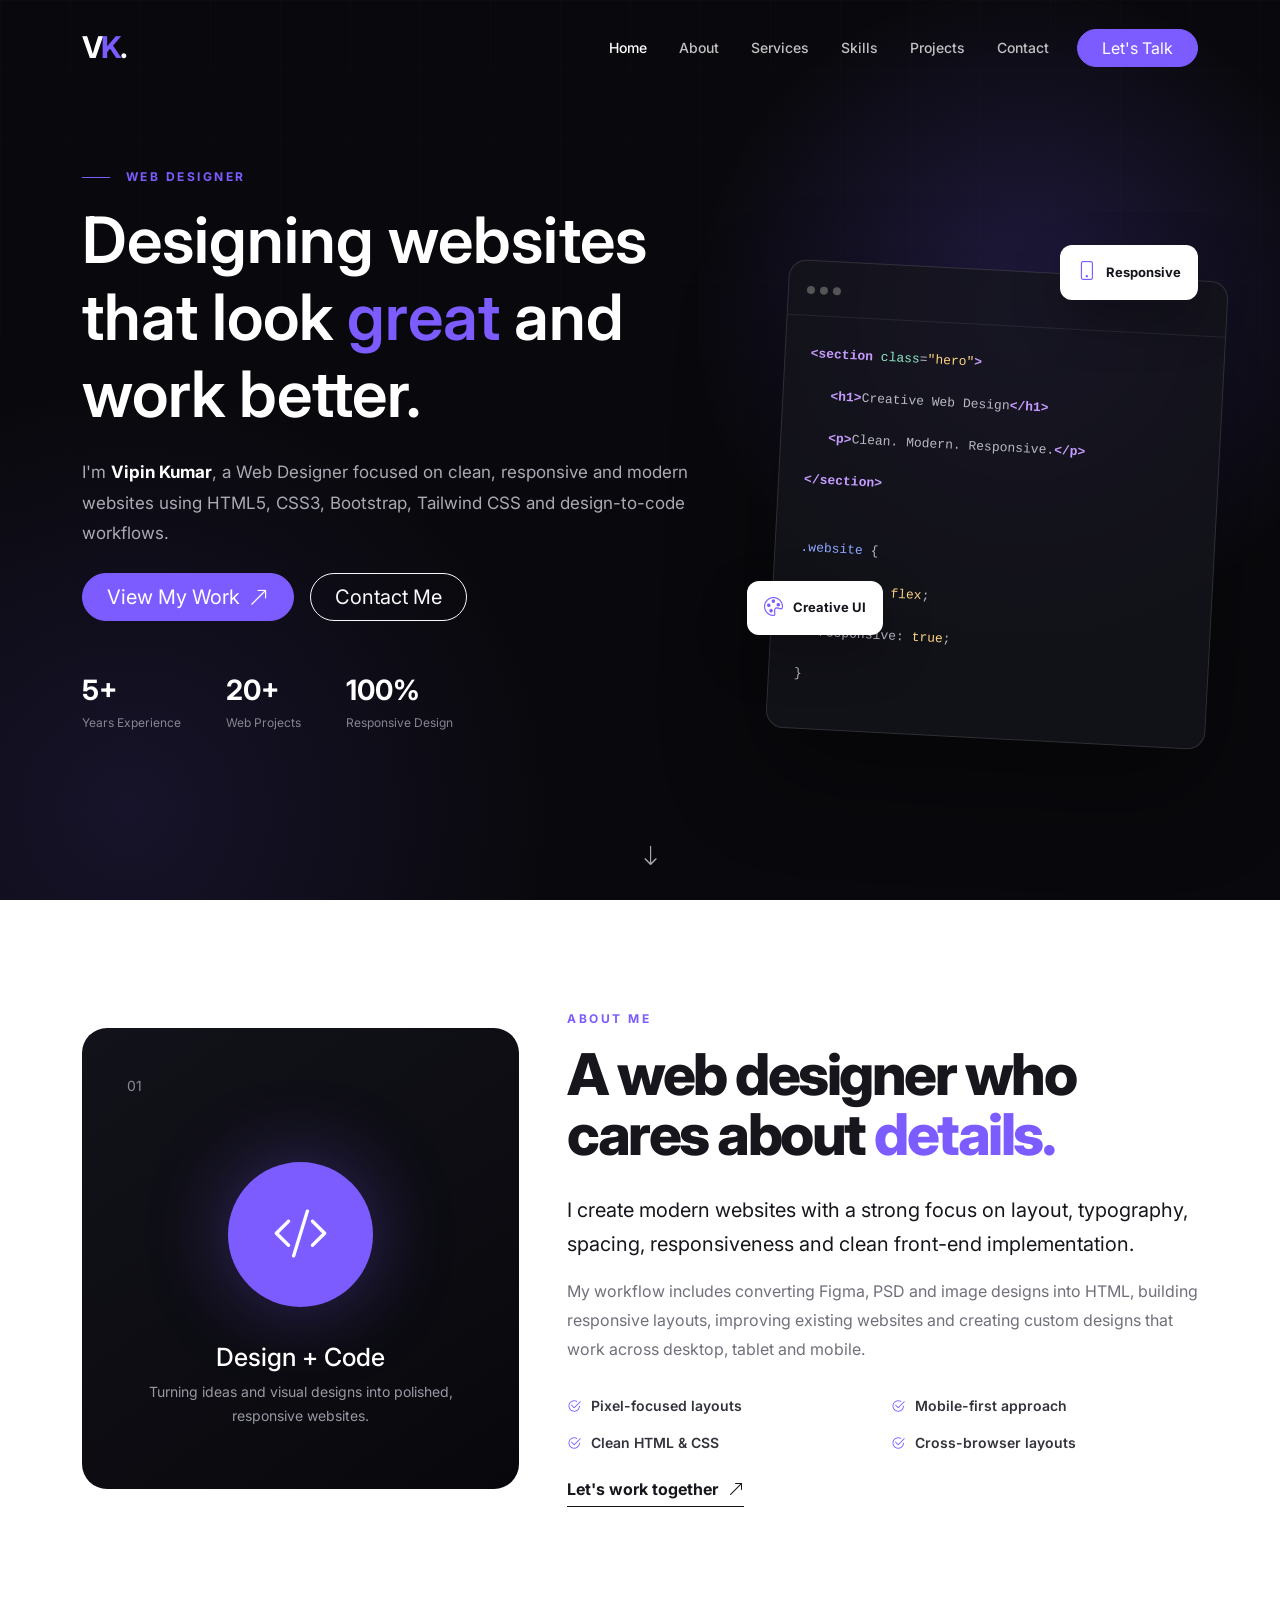
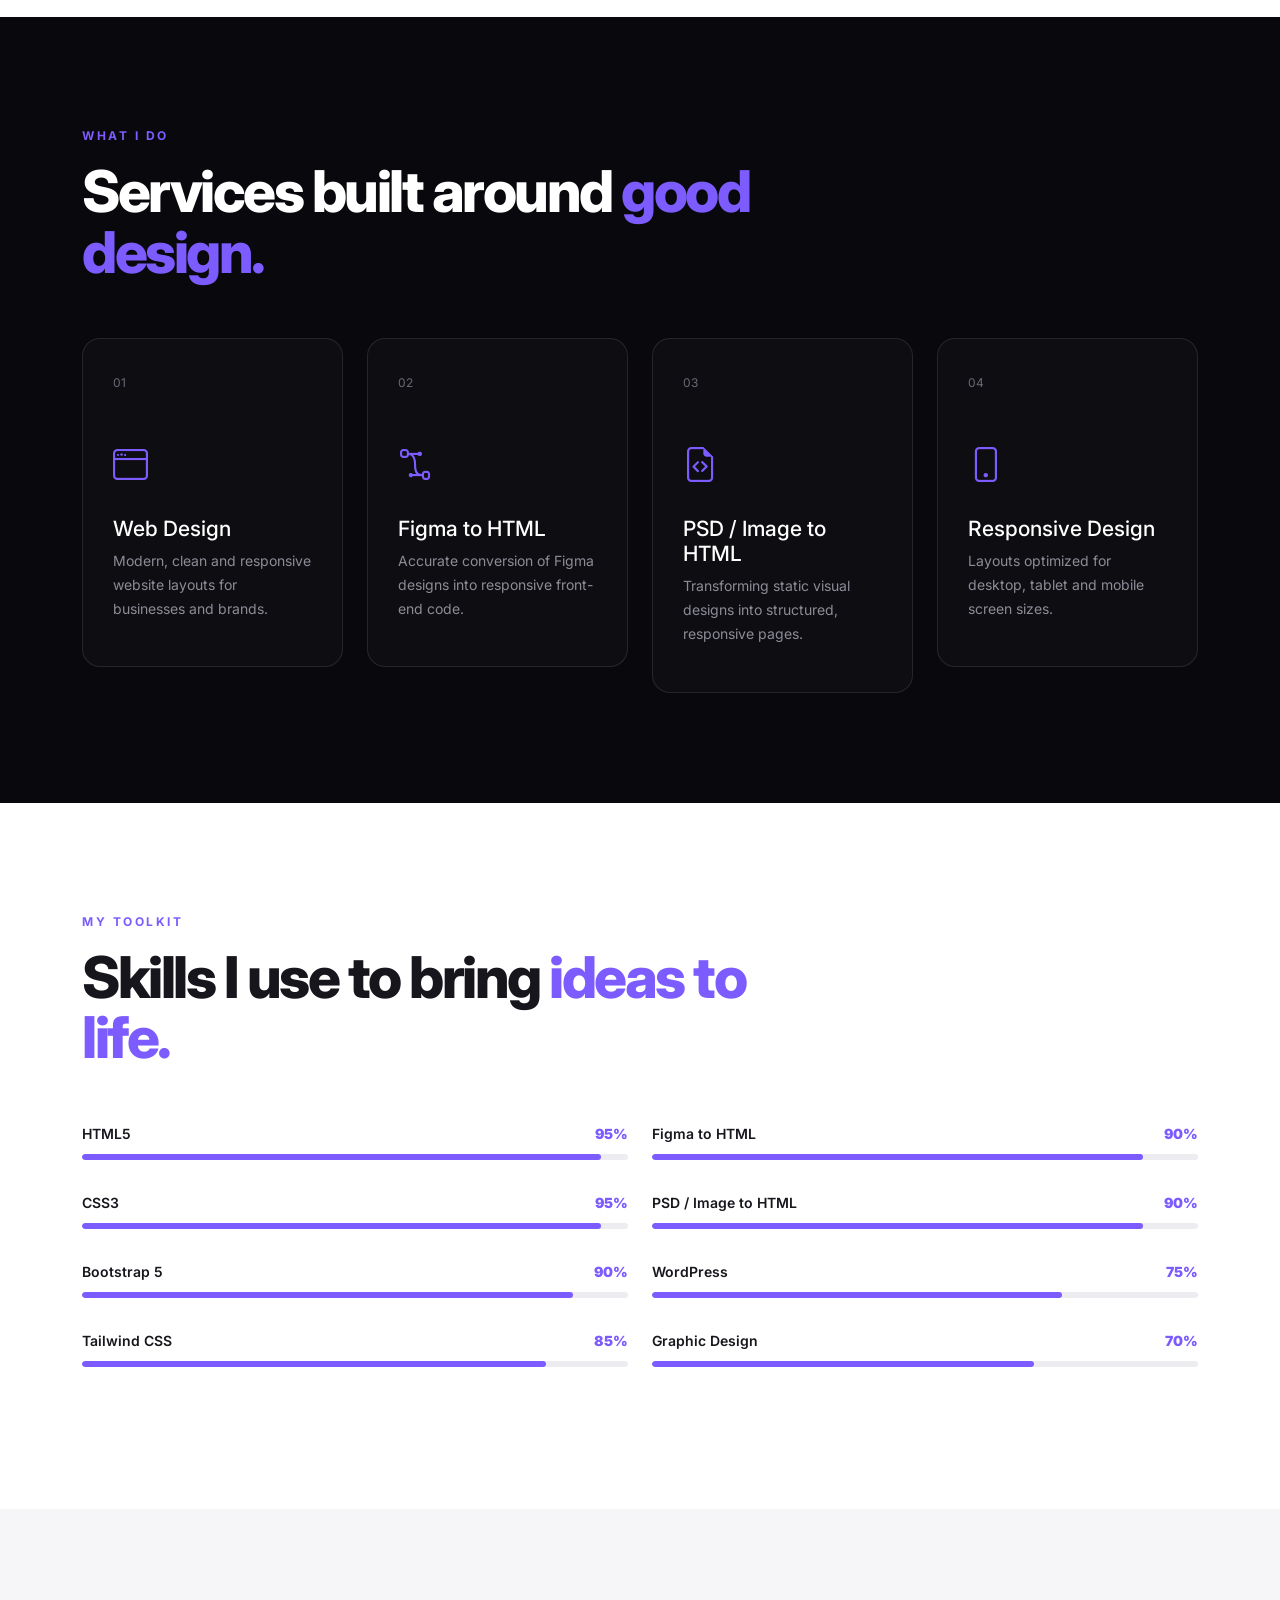
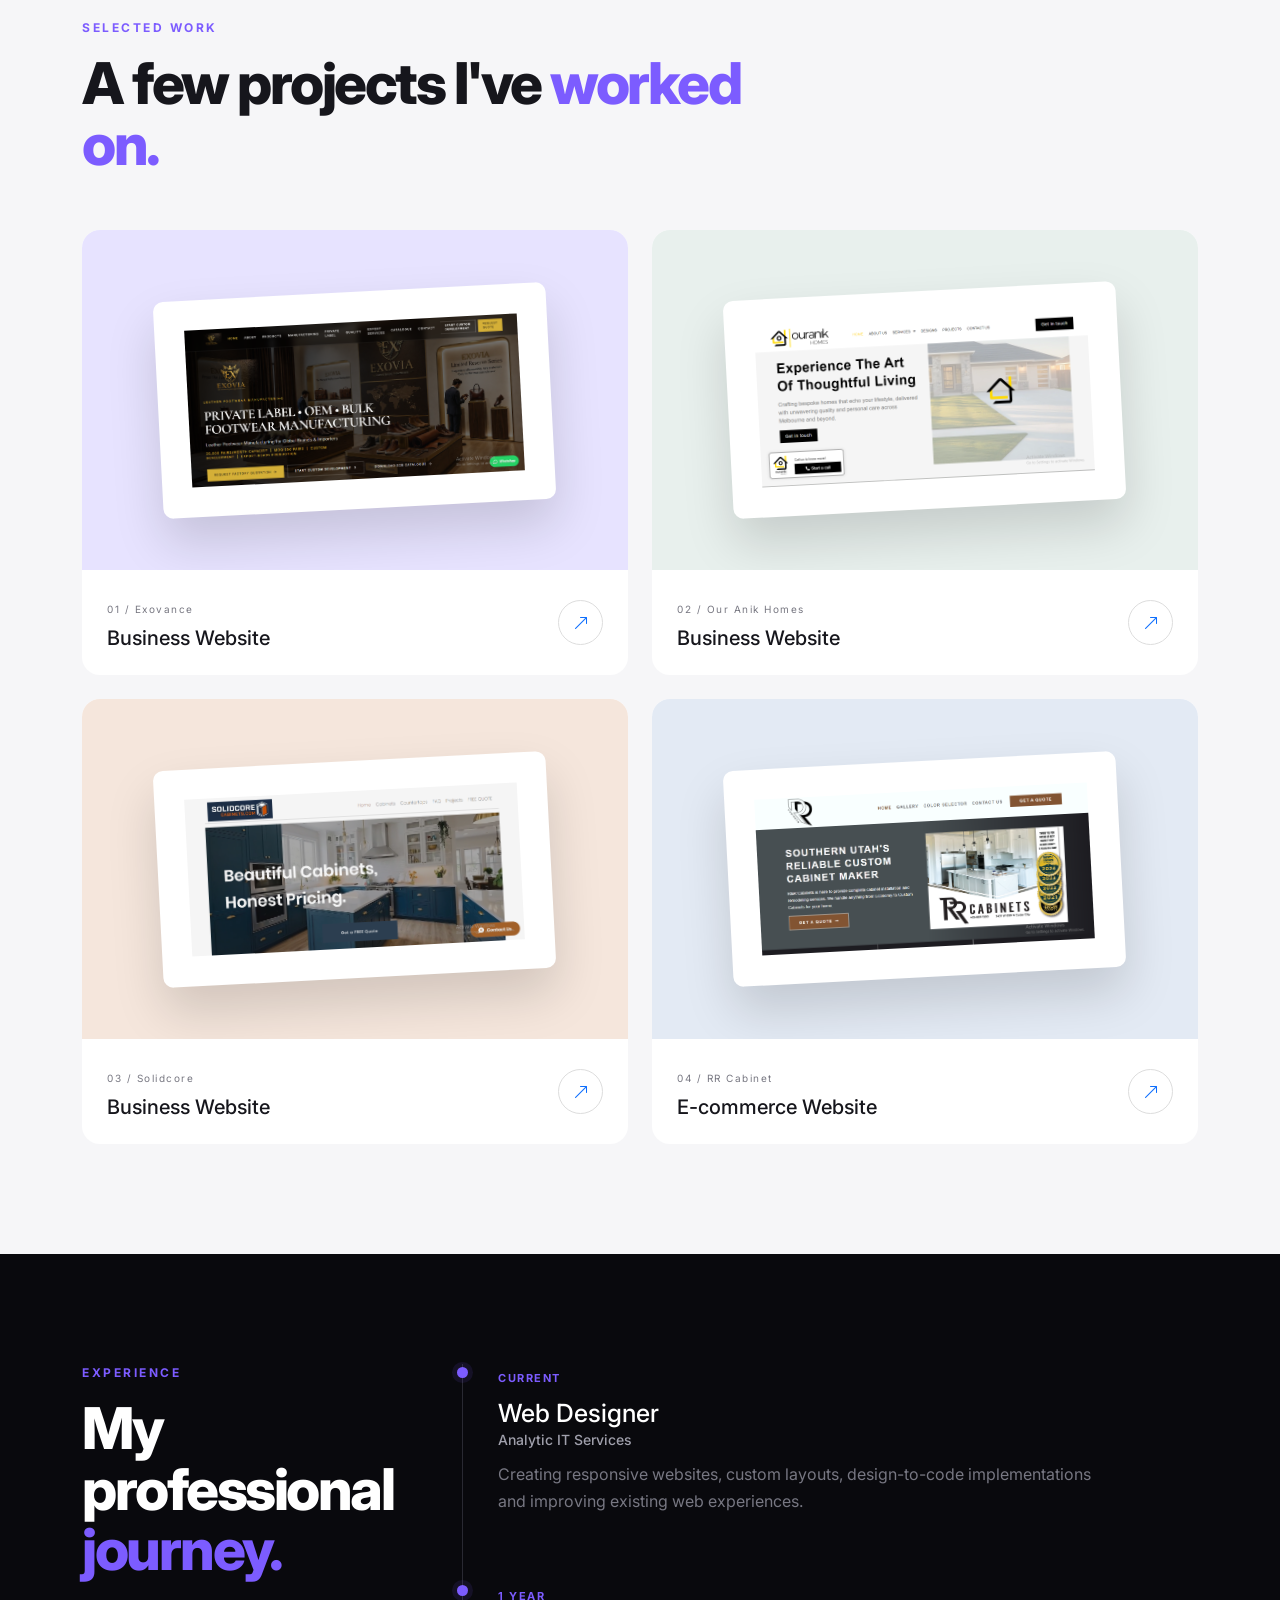
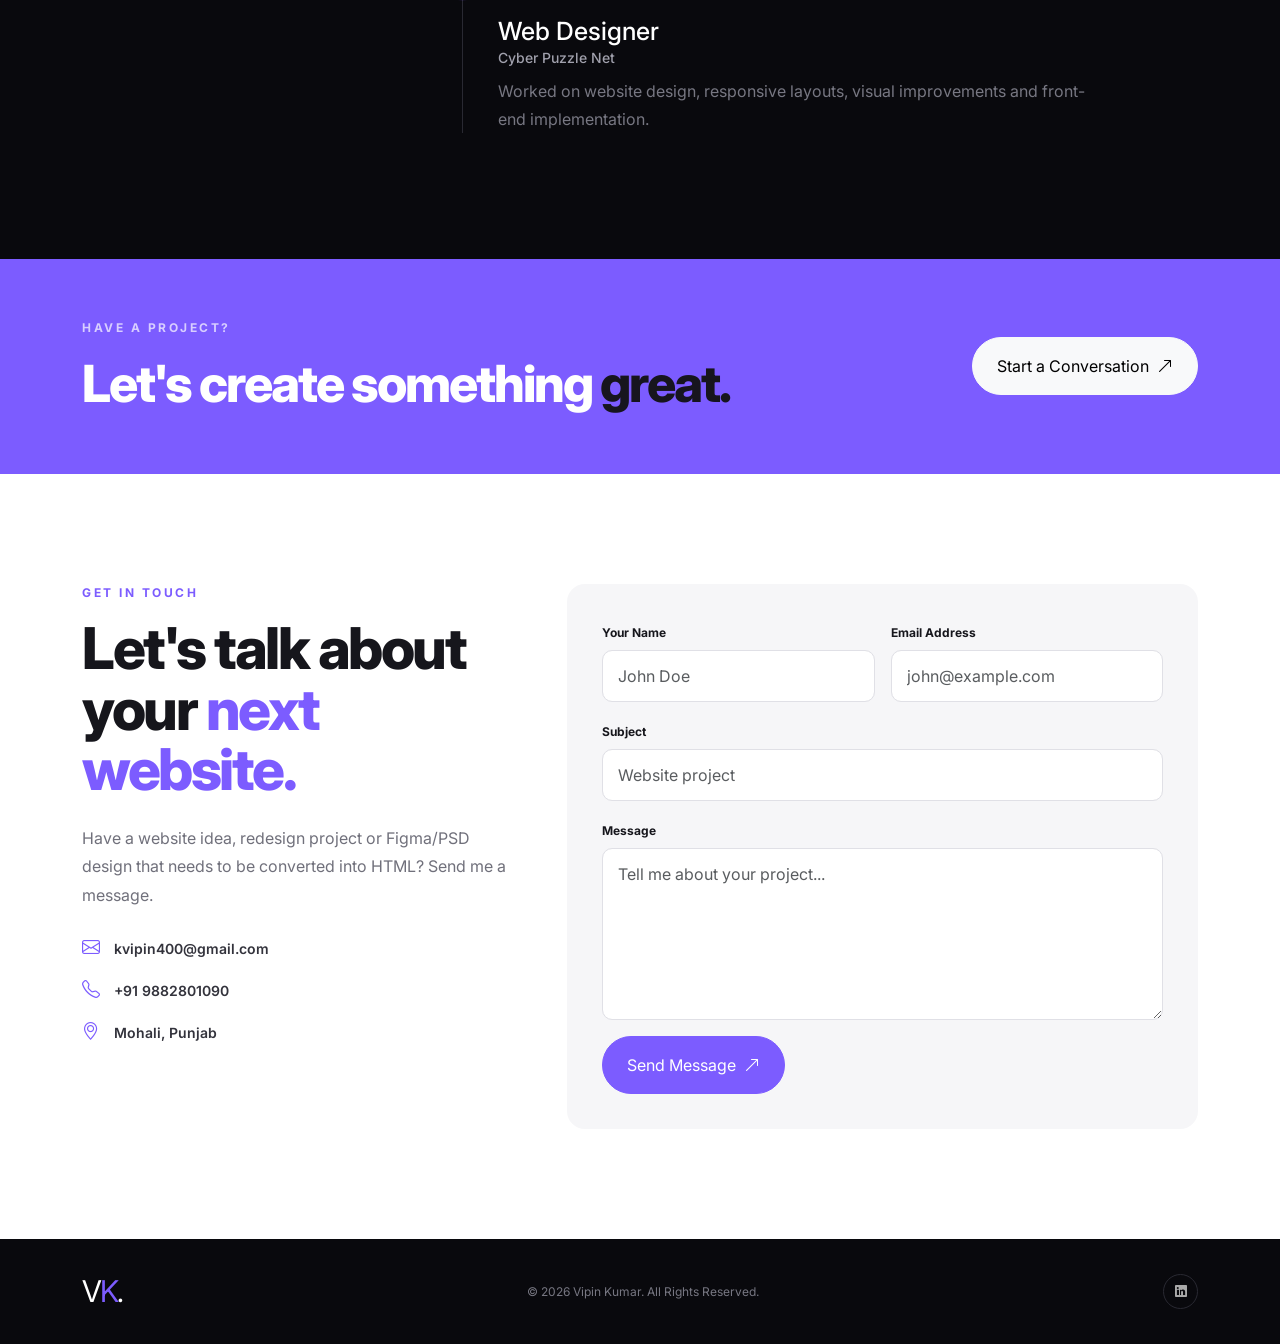
<file: index.html>
<!DOCTYPE html>
<html lang="en">
<head>
  <meta charset="UTF-8">
  <meta name="viewport" content="width=device-width, initial-scale=1.0">
  <meta name="description" content="Vipin Kumar - Web Designer Portfolio">
  <title>Vipin Kumar | Web Designer</title>

  <!-- Bootstrap 5 -->
  <link href="https://cdn.jsdelivr.net/npm/bootstrap@5.3.8/dist/css/bootstrap.min.css" rel="stylesheet">

  <!-- Bootstrap Icons -->
  <link href="https://cdn.jsdelivr.net/npm/bootstrap-icons@1.13.1/font/bootstrap-icons.min.css" rel="stylesheet">

  <!-- Google Font -->
  <link href="https://fonts.googleapis.com/css2?family=Inter:wght@400;500;600;700;800&display=swap" rel="stylesheet">

  <link rel="stylesheet" href="css/style.css">
</head>
<body>

  <!-- Navbar -->
  <nav class="navbar navbar-expand-lg fixed-top navbar-dark" id="mainNav">
    <div class="container">
      <a class="navbar-brand fw-bold" href="#home">V<span>K</span>.</a>

      <button class="navbar-toggler border-0 shadow-none" type="button"
              data-bs-toggle="collapse" data-bs-target="#navbarMenu"
              aria-controls="navbarMenu" aria-expanded="false" aria-label="Toggle navigation">
        <i class="bi bi-list fs-2"></i>
      </button>

      <div class="collapse navbar-collapse" id="navbarMenu">
        <ul class="navbar-nav ms-auto align-items-lg-center gap-lg-2">
          <li class="nav-item"><a class="nav-link active" href="#home">Home</a></li>
          <li class="nav-item"><a class="nav-link" href="#about">About</a></li>
          <li class="nav-item"><a class="nav-link" href="#services">Services</a></li>
          <li class="nav-item"><a class="nav-link" href="#skills">Skills</a></li>
          <li class="nav-item"><a class="nav-link" href="#projects">Projects</a></li>
          <li class="nav-item"><a class="nav-link" href="#contact">Contact</a></li>
          <li class="nav-item ms-lg-2 mt-2 mt-lg-0">
            <a class="btn btn-primary rounded-pill px-4" href="#contact">Let's Talk</a>
          </li>
        </ul>
      </div>
    </div>
  </nav>

  <!-- Hero -->
  <header class="hero-section" id="home">
    <div class="hero-grid"></div>
    <div class="container position-relative">
      <div class="row align-items-center min-vh-100 py-5">
        <div class="col-lg-7">
          <div class="hero-content">
            <p class="eyebrow mb-3"><span></span> WEB DESIGNER</p>
            <h1>Designing websites that look <em>great</em> and work better.</h1>
            <p class="hero-text">
              I'm <strong>Vipin Kumar</strong>, a Web Designer focused on clean,
              responsive and modern websites using HTML5, CSS3, Bootstrap,
              Tailwind CSS and design-to-code workflows.
            </p>

            <div class="d-flex flex-wrap gap-3 mt-4">
              <a href="#projects" class="btn btn-primary btn-lg rounded-pill px-4">
                View My Work <i class="bi bi-arrow-up-right ms-1"></i>
              </a>
              <a href="#contact" class="btn btn-outline-light btn-lg rounded-pill px-4">
                Contact Me
              </a>
            </div>

            <div class="hero-meta mt-5">
              <div><strong>5+</strong><span>Years Experience</span></div>
              <div><strong>20+</strong><span>Web Projects</span></div>
              <div><strong>100%</strong><span>Responsive Design</span></div>
            </div>
          </div>
        </div>

        <div class="col-lg-5 d-none d-lg-block">
          <div class="hero-visual">
            <div class="code-card">
              <div class="window-bar">
                <span></span><span></span><span></span>
              </div>
              <div class="code-lines">
                <p><b>&lt;section</b> <i>class</i>=<strong>"hero"</strong><b>&gt;</b></p>
                <p class="indent"><b>&lt;h1&gt;</b>Creative Web Design<b>&lt;/h1&gt;</b></p>
                <p class="indent"><b>&lt;p&gt;</b>Clean. Modern. Responsive.<b>&lt;/p&gt;</b></p>
                <p><b>&lt;/section&gt;</b></p>
                <br>
                <p><span>.website</span> {</p>
                <p class="indent">display: <strong>flex</strong>;</p>
                <p class="indent">responsive: <strong>true</strong>;</p>
                <p>}</p>
              </div>
            </div>

            <div class="floating-card card-one">
              <i class="bi bi-phone"></i>
              <span>Responsive</span>
            </div>
            <div class="floating-card card-two">
              <i class="bi bi-palette"></i>
              <span>Creative UI</span>
            </div>
          </div>
        </div>
      </div>
    </div>
    <a href="#about" class="scroll-down"><i class="bi bi-arrow-down"></i></a>
  </header>

  <!-- About -->
  <section class="section-padding" id="about">
    <div class="container">
      <div class="row g-5 align-items-center">
        <div class="col-lg-5">
          <div class="about-box">
            <span class="about-number">01</span>
            <div class="about-circle"><i class="bi bi-code-slash"></i></div>
            <h3>Design + Code</h3>
            <p>Turning ideas and visual designs into polished, responsive websites.</p>
          </div>
        </div>

        <div class="col-lg-7">
          <p class="section-label">ABOUT ME</p>
          <h2 class="section-title">A web designer who cares about <span>details.</span></h2>
          <p class="lead-text">
            I create modern websites with a strong focus on layout, typography,
            spacing, responsiveness and clean front-end implementation.
          </p>
          <p class="body-text">
            My workflow includes converting Figma, PSD and image designs into
            HTML, building responsive layouts, improving existing websites and
            creating custom designs that work across desktop, tablet and mobile.
          </p>

          <div class="row g-3 mt-3">
            <div class="col-sm-6">
              <div class="info-item"><i class="bi bi-check2-circle"></i> Pixel-focused layouts</div>
            </div>
            <div class="col-sm-6">
              <div class="info-item"><i class="bi bi-check2-circle"></i> Mobile-first approach</div>
            </div>
            <div class="col-sm-6">
              <div class="info-item"><i class="bi bi-check2-circle"></i> Clean HTML & CSS</div>
            </div>
            <div class="col-sm-6">
              <div class="info-item"><i class="bi bi-check2-circle"></i> Cross-browser layouts</div>
            </div>
          </div>

          <a href="#contact" class="text-link mt-4 d-inline-flex">Let's work together <i class="bi bi-arrow-up-right"></i></a>
        </div>
      </div>
    </div>
  </section>

  <!-- Services -->
  <section class="section-padding dark-section" id="services">
    <div class="container">
      <div class="row mb-5">
        <div class="col-lg-8">
          <p class="section-label">WHAT I DO</p>
          <h2 class="section-title">Services built around <span>good design.</span></h2>
        </div>
      </div>

      <div class="row g-4">
        <div class="col-md-6 col-lg-3">
          <div class="service-card">
            <span>01</span>
            <i class="bi bi-window"></i>
            <h3>Web Design</h3>
            <p>Modern, clean and responsive website layouts for businesses and brands.</p>
          </div>
        </div>
        <div class="col-md-6 col-lg-3">
          <div class="service-card">
            <span>02</span>
            <i class="bi bi-bezier2"></i>
            <h3>Figma to HTML</h3>
            <p>Accurate conversion of Figma designs into responsive front-end code.</p>
          </div>
        </div>
        <div class="col-md-6 col-lg-3">
          <div class="service-card">
            <span>03</span>
            <i class="bi bi-file-earmark-code"></i>
            <h3>PSD / Image to HTML</h3>
            <p>Transforming static visual designs into structured, responsive pages.</p>
          </div>
        </div>
        <div class="col-md-6 col-lg-3">
          <div class="service-card">
            <span>04</span>
            <i class="bi bi-phone"></i>
            <h3>Responsive Design</h3>
            <p>Layouts optimized for desktop, tablet and mobile screen sizes.</p>
          </div>
        </div>
      </div>
    </div>
  </section>

  <!-- Skills -->
  <section class="section-padding" id="skills">
    <div class="container">
      <div class="row align-items-end mb-5">
        <div class="col-lg-8">
          <p class="section-label">MY TOOLKIT</p>
          <h2 class="section-title">Skills I use to bring <span>ideas to life.</span></h2>
        </div>
      </div>

      <div class="row g-4">
        <div class="col-lg-6">
          <div class="skill-row">
            <div class="skill-head"><span>HTML5</span><strong>95%</strong></div>
            <div class="progress"><div class="progress-bar" style="width:95%"></div></div>
          </div>
          <div class="skill-row">
            <div class="skill-head"><span>CSS3</span><strong>95%</strong></div>
            <div class="progress"><div class="progress-bar" style="width:95%"></div></div>
          </div>
          <div class="skill-row">
            <div class="skill-head"><span>Bootstrap 5</span><strong>90%</strong></div>
            <div class="progress"><div class="progress-bar" style="width:90%"></div></div>
          </div>
          <div class="skill-row">
            <div class="skill-head"><span>Tailwind CSS</span><strong>85%</strong></div>
            <div class="progress"><div class="progress-bar" style="width:85%"></div></div>
          </div>
        </div>

        <div class="col-lg-6">
          <div class="skill-row">
            <div class="skill-head"><span>Figma to HTML</span><strong>90%</strong></div>
            <div class="progress"><div class="progress-bar" style="width:90%"></div></div>
          </div>
          <div class="skill-row">
            <div class="skill-head"><span>PSD / Image to HTML</span><strong>90%</strong></div>
            <div class="progress"><div class="progress-bar" style="width:90%"></div></div>
          </div>
          <div class="skill-row">
            <div class="skill-head"><span>WordPress</span><strong>75%</strong></div>
            <div class="progress"><div class="progress-bar" style="width:75%"></div></div>
          </div>
          <div class="skill-row">
            <div class="skill-head"><span>Graphic Design</span><strong>70%</strong></div>
            <div class="progress"><div class="progress-bar" style="width:70%"></div></div>
          </div>
        </div>
      </div>
    </div>
  </section>

  <!-- Projects -->
  <section class="section-padding project-section" id="projects">
    <div class="container">
      <div class="row mb-5 align-items-end">
        <div class="col-lg-8">
          <p class="section-label">SELECTED WORK</p>
          <h2 class="section-title">A few projects I've <span>worked on.</span></h2>
        </div>
      </div>

      <div class="row g-4">
        <div class="col-md-6">
          <article class="project-card">
            <div class="project-preview preview-one">
              <div class="mini-browser">
                <div class="mini-content">
                  <img src="assets/images/exovance.PNG">
                </div>
              </div>
            </div>
            <div class="project-info">
              <div>
                <span>01 / Exovance</span>
                <h3>Business Website</h3>
              </div>
              <a href="https://exovance.net/"  target="_blank">
              <i class="bi bi-arrow-up-right"></i>
              </a>
            </div>
          </article>
        </div>

        <div class="col-md-6">
          <article class="project-card">
            <div class="project-preview preview-two">
              <div class="mini-browser">
                <div class="mini-content">
                  <img src="assets/images/Ouranikhomes.PNG">
                </div>
              </div>
            </div>
            <div class="project-info">
              <div>
                <span>02 / Our Anik Homes</span>
                <h3>Business Website</h3>
              </div>
              <a href="https://ouranikhomes.com.au/"  target="_blank">
              <i class="bi bi-arrow-up-right"></i>
              </a>
            </div>
          </article>
        </div>

        <div class="col-md-6">
          <article class="project-card">
            <div class="project-preview preview-three">
              <div class="mini-browser">
                <div class="mini-content">
                  <img src="assets/images/Solidcore.PNG">
                </div>
              </div>
            </div>
            <div class="project-info">
              <div>
                <span>03 / Solidcore</span>
                <h3>Business Website</h3>
              </div>
              <a href="https://www.solidcorecabinets.com/"  target="_blank">
              <i class="bi bi-arrow-up-right"></i>
              </a>
            </div>
          </article>
        </div>

        <div class="col-md-6">
          <article class="project-card">
            <div class="project-preview preview-four">
              <div class="mini-browser">
                <div class="mini-content">
                  <img src="assets/images/RRcabinet.PNG">
                </div>
              </div>
            </div>
            <div class="project-info">
              <div>
                <span>04 / RR Cabinet</span>
                <h3>E-commerce Website</h3>
              </div>
              <a href="https://rrcabinetsinc.com/" target="_blank">
              <i class="bi bi-arrow-up-right"></i>
              </a>
            </div>
          </article>
        </div>
      </div>
    </div>
  </section>

  <!-- Experience -->
  <section class="section-padding dark-section" id="experience">
    <div class="container">
      <div class="row">
        <div class="col-lg-4">
          <p class="section-label">EXPERIENCE</p>
          <h2 class="section-title">My professional <span>journey.</span></h2>
        </div>

        <div class="col-lg-8">
          <div class="timeline">
            <div class="timeline-item">
              <span class="timeline-date">CURRENT</span>
              <h3>Web Designer</h3>
              <h4>Analytic IT Services</h4>
              <p>Creating responsive websites, custom layouts, design-to-code implementations and improving existing web experiences.</p>
            </div>

            <div class="timeline-item">
              <span class="timeline-date">1 YEAR</span>
              <h3>Web Designer</h3>
              <h4>Cyber Puzzle Net</h4>
              <p>Worked on website design, responsive layouts, visual improvements and front-end implementation.</p>
            </div>
          </div>
        </div>
      </div>
    </div>
  </section>

  <!-- CTA -->
  <section class="cta-section">
    <div class="container">
      <div class="cta-box">
        <div>
          <p class="section-label">HAVE A PROJECT?</p>
          <h2>Let's create something <span>great.</span></h2>
        </div>
        <a href="#contact" class="btn btn-light rounded-pill px-4 py-3">Start a Conversation <i class="bi bi-arrow-up-right ms-1"></i></a>
      </div>
    </div>
  </section>

  <!-- Contact -->
   <section class="section-padding" id="contact">
    <div class="container">
      <div class="row g-5">
        <div class="col-lg-5">
          <p class="section-label">GET IN TOUCH</p>
          <h2 class="section-title">Let's talk about your <span>next website.</span></h2>
          <p class="body-text mt-4">Have a website idea, redesign project or Figma/PSD design that needs to be converted into HTML? Send me a message.</p>

          <div class="contact-details mt-4">
            <a href="mailto:kvipin400@gmail.com"><i class="bi bi-envelope"></i> kvipin400@gmail.com</a>
            <a href="tel:+91 9882801090"><i class="bi bi-telephone"></i> +91 9882801090</a>
            <span><i class="bi bi-geo-alt"></i> Mohali, Punjab</span>
          </div>
        </div>

        <div class="col-lg-7">
        
<form class="contact-form"
      id="contactForm"
      action="https://formspree.io/f/xpppzazl"
      method="POST">

  <div class="row g-3">
    <div class="col-md-6">
      <label for="name">Your Name</label>
      <input
        type="text"
        id="name"
        name="name"
        class="form-control"
        placeholder="John Doe"
        required>
    </div>

    <div class="col-md-6">
      <label for="email">Email Address</label>
      <input
        type="email"
        id="email"
        name="email"
        class="form-control"
        placeholder="john@example.com"
        required>
    </div>

    <div class="col-12">
      <label for="subject">Subject</label>
      <input
        type="text"
        id="subject"
        name="subject"
        class="form-control"
        placeholder="Website project">
    </div>

    <div class="col-12">
      <label for="message">Message</label>
      <textarea
        id="message"
        name="message"
        class="form-control"
        rows="6"
        placeholder="Tell me about your project..."
        required></textarea>
    </div>

    <div class="col-12">
      <button type="submit"
              class="btn btn-primary rounded-pill px-4 py-3">
        Send Message
        <i class="bi bi-arrow-up-right ms-1"></i>
      </button>
    </div>
  </div>
</form>

        </div>
      </div>
    </div>
  </section>

  <!-- Footer -->
  <footer class="footer">
    <div class="container">
      <div class="d-flex flex-column flex-md-row justify-content-between align-items-center gap-3">
        <a href="#home" class="footer-logo">V<span>K</span>.</a>
        <p class="mb-0">© <span id="year"></span> Vipin Kumar. All Rights Reserved.</p>
        <div class="social-links">
          <a href="www.linkedin.com/in/vipin-kumar-4714a1256" aria-label="LinkedIn"><i class="bi bi-linkedin"></i></a>
         
        </div>
      </div>
    </div>
  </footer>

  <button class="back-top" id="backTop" aria-label="Back to top">
    <i class="bi bi-arrow-up"></i>
  </button>

  <script src="https://cdn.jsdelivr.net/npm/bootstrap@5.3.8/dist/js/bootstrap.bundle.min.js"></script>
  <script src="js/script.js"></script>
</body>
</html>
</file>
<file: css/style.css>
* {
  margin: 0;
  padding: 0;
  box-sizing: border-box;
}

:root {
  --primary: #7c5cff;
  --primary-dark: #6345e8;
  --dark: #09090d;
  --dark-2: #111117;
  --text: #16161c;
  --muted: #70707b;
  --border: #e8e8ed;
  --white: #ffffff;
}

html {
  scroll-behavior: smooth;
  scroll-padding-top: 80px;
}

body {
  font-family: "Inter", sans-serif;
  color: var(--text);
  background: #fff;
  overflow-x: hidden;
}

a {
  text-decoration: none;
}

.navbar {
  padding: 20px 0;
  transition: all .3s ease;
  background: transparent;
}

.navbar.scrolled {
  padding: 12px 0;
  background: rgba(9, 9, 13, .94);
  backdrop-filter: blur(15px);
  box-shadow: 0 10px 30px rgba(0,0,0,.12);
}

.navbar-brand,
.footer-logo {
  font-size: 30px;
  letter-spacing: -2px;
  color: #fff;
}

.navbar-brand span,
.footer-logo span {
  color: var(--primary);
}

.nav-link {
  color: rgba(255,255,255,.75) !important;
  font-size: 14px;
  font-weight: 500;
  padding: 8px 12px !important;
  transition: .25s;
}

.nav-link:hover,
.nav-link.active {
  color: #fff !important;
}

.btn-primary {
  background: var(--primary);
  border-color: var(--primary);
}

.btn-primary:hover {
  background: var(--primary-dark);
  border-color: var(--primary-dark);
  transform: translateY(-2px);
}

.hero-section {
  position: relative;
  min-height: 100vh;
  color: #fff;
  background:
    radial-gradient(circle at 80% 35%, rgba(124,92,255,.22), transparent 28%),
    radial-gradient(circle at 10% 90%, rgba(124,92,255,.12), transparent 30%),
    var(--dark);
  overflow: hidden;
}

.hero-grid {
  position: absolute;
  inset: 0;
  opacity: .16;
  background-image:
    linear-gradient(rgba(255,255,255,.08) 1px, transparent 1px),
    linear-gradient(90deg, rgba(255,255,255,.08) 1px, transparent 1px);
  background-size: 70px 70px;
  mask-image: linear-gradient(to bottom, black, transparent);
}

.eyebrow,
.section-label {
  font-size: 12px;
  letter-spacing: 2.5px;
  font-weight: 700;
  color: var(--primary);
}

.eyebrow span {
  display: inline-block;
  width: 28px;
  height: 1px;
  background: var(--primary);
  vertical-align: middle;
  margin-right: 10px;
}

.hero-content h1 {
  max-width: 800px;
  font-size: clamp(48px, 5vw, 86px);
    letter-spacing: 0px;
  font-weight: 600;
}

.hero-content h1 em {
  color: var(--primary);
  font-style: normal;
}

.hero-text {
  max-width: 650px;
  color: #aaaab5;
  line-height: 1.8;
  font-size: 17px;
  margin-top: 25px;
}

.hero-text strong {
  color: #fff;
}

.hero-meta {
  display: flex;
  flex-wrap: wrap;
  gap: 45px;
}

.hero-meta div {
  display: flex;
  flex-direction: column;
}

.hero-meta strong {
  font-size: 28px;
}

.hero-meta span {
  color: #858591;
  font-size: 12px;
  margin-top: 3px;
}

.hero-visual {
  height: 500px;
  position: relative;
}

.code-card {
  position: absolute;
  top: 70px;
  left: 30px;
  width: 440px;
  border: 1px solid rgba(255,255,255,.12);
  background: rgba(20,20,28,.8);
  border-radius: 18px;
  box-shadow: 0 40px 100px rgba(0,0,0,.4);
  transform: rotate(3deg);
}

.window-bar {
  padding: 15px 18px;
  border-bottom: 1px solid rgba(255,255,255,.08);
}

.window-bar span {
  display: inline-block;
  width: 8px;
  height: 8px;
  border-radius: 50%;
  background: #555;
  margin-right: 5px;
}

.code-lines {
  padding: 25px;
  font: 13px/2 "Courier New", monospace;
  color: #b9b9c5;
}

.code-lines b { color: #c69cff; }
.code-lines i { color: #8ee7c6; font-style: normal; }
.code-lines strong { color: #ffd580; font-weight: 400; }
.code-lines span { color: #8fa7ff; }
.code-lines .indent { padding-left: 22px; }

.floating-card {
  position: absolute;
  display: flex;
  align-items: center;
  gap: 10px;
  padding: 13px 17px;
  border-radius: 12px;
  background: #fff;
  color: #15151b;
  box-shadow: 0 20px 50px rgba(0,0,0,.25);
  font-size: 13px;
  font-weight: 700;
}

.floating-card i {
  color: var(--primary);
  font-size: 19px;
}

.card-one { top: 45px; right: 0; }
.card-two { bottom: 65px; left: 0; }

.scroll-down {
  position: absolute;
  bottom: 28px;
  left: 50%;
  color: #aaa;
  font-size: 22px;
  animation: bounce 1.8s infinite;
}

@keyframes bounce {
  50% { transform: translateY(7px); }
}

.section-padding {
  padding: 110px 0;
}

.dark-section {
  background: var(--dark);
  color: #fff;
}

.section-title {
  font-size: clamp(38px, 4.5vw, 62px);
  line-height: 1.05;
  letter-spacing: -2.5px;
  font-weight: 800;
  margin-top: 12px;
}

.section-title span {
  color: var(--primary);
}

.lead-text {
  font-size: 20px;
  line-height: 1.7;
  margin-top: 28px;
}

.body-text {
  color: var(--muted);
  line-height: 1.8;
}

.about-box {
  min-height: 430px;
  padding: 45px;
  position: relative;
  overflow: hidden;
  border-radius: 25px;
  background: linear-gradient(145deg, #12121a, #08080c);
  color: #fff;
}

.about-number {
  font-size: 14px;
  color: #8a8a96;
}

.about-circle {
  width: 145px;
  height: 145px;
  margin: 65px auto 35px;
  display: flex;
  align-items: center;
  justify-content: center;
  border-radius: 50%;
  background: var(--primary);
  box-shadow: 0 0 80px rgba(124,92,255,.35);
  font-size: 55px;
}

.about-box h3,
.about-box p {
  text-align: center;
}

.about-box h3 {
  font-size: 25px;
}

.about-box p {
  color: #9999a5;
  line-height: 1.7;
  font-size: 14px;
}

.info-item {
  color: #33333b;
  font-size: 14px;
  font-weight: 600;
}

.info-item i {
  color: var(--primary);
  margin-right: 6px;
}

.text-link {
  color: var(--text);
  font-weight: 700;
  border-bottom: 1px solid var(--text);
  padding-bottom: 5px;
  gap: 10px;
}

.text-link:hover {
  color: var(--primary);
  border-color: var(--primary);
}

.service-card {
  min-height: 320px;
  position: relative;
  padding: 30px;
  border: 1px solid rgba(255,255,255,.1);
  border-radius: 18px;
  background: rgba(255,255,255,.025);
  transition: .35s;
}

.service-card:hover {
  transform: translateY(-8px);
  border-color: rgba(124,92,255,.55);
  background: rgba(124,92,255,.08);
}

.service-card > span {
  color: #696975;
  font-size: 12px;
}

.service-card i {
  display: block;
  color: var(--primary);
  font-size: 35px;
  margin: 45px 0 25px;
}

.service-card h3 {
  font-size: 21px;
}

.service-card p {
  color: #8c8c97;
  line-height: 1.7;
  font-size: 14px;
}

.skill-row {
  margin-bottom: 32px;
}

.skill-head {
  display: flex;
  justify-content: space-between;
  font-size: 14px;
  font-weight: 600;
  margin-bottom: 10px;
}

.skill-head strong {
  color: var(--primary);
}

.progress {
  height: 6px;
  background: #ececf1;
  border-radius: 20px;
}

.progress-bar {
  background: var(--primary);
  border-radius: 20px;
}

.project-section {
  background: #f6f6f8;
}

.project-card {
  background: #fff;
  border-radius: 18px;
  overflow: hidden;
  transition: .35s;
}

.project-card:hover {
  transform: translateY(-8px);
  box-shadow: 0 25px 60px rgba(20,20,30,.12);
}

.project-preview {
  height: 340px;
  display: flex;
  align-items: center;
  justify-content: center;
  overflow: hidden;
}

.preview-one { background: #e7e3ff; }
.preview-two { background: #e8f0ed; }
.preview-three { background: #f5e6dc; }
.preview-four { background: #e3eaf4; }

.mini-browser,
.dashboard-mock,
.store-mock {
  width: 72%;
  background: #fff;
  border-radius: 10px;
  box-shadow: 0 25px 50px rgba(0,0,0,.15);
}

.mini-browser { transform: rotate(-3deg); }
.mini-top,
.store-header {
  height: 24px;
  border-bottom: 1px solid #eee;
}

.mini-content {
  padding: 30px;
  min-height: 210px;
}
.mini-content img {
    width: 100%;
}
.mini-title {
  width: 65%;
  height: 20px;
  background: #15151b;
  margin-bottom: 18px;
}

.mini-lines {
  width: 85%;
  height: 50px;
  background: repeating-linear-gradient(to bottom, #ddd 0 5px, transparent 5px 13px);
}

.mini-button {
  width: 80px;
  height: 26px;
  background: var(--primary);
  margin-top: 20px;
}

.dashboard-mock {
  display: flex;
  min-height: 230px;
}

.dash-side {
  width: 24%;
  background: #202329;
}

.dash-main {
  flex: 1;
  padding: 25px;
}

.dash-row {
  height: 16px;
  background: #e3e5e8;
  margin-bottom: 18px;
  border-radius: 4px;
}

.dash-row.short { width: 55%; }
.dash-chart {
  height: 100px;
  border-radius: 8px;
  background: linear-gradient(140deg, #d8d2ff, #f1efff);
}

.mobile-mock {
  width: 145px;
  height: 270px;
  border: 7px solid #1d1d22;
  border-radius: 25px;
  background: #fff;
  padding: 35px 15px 15px;
  box-shadow: 0 25px 50px rgba(0,0,0,.18);
}

.mobile-notch {
  width: 55px;
  height: 7px;
  border-radius: 10px;
  background: #1d1d22;
  position: absolute;
  margin-top: -25px;
  margin-left: 38px;
}

.mobile-block {
  height: 55px;
  border-radius: 8px;
  background: #eee;
  margin-bottom: 12px;
}

.mobile-block.small { height: 35px; }
.mobile-button { height: 25px; background: var(--primary); border-radius: 20px; margin-top: 20px; }

.store-mock {
  min-height: 220px;
  padding: 25px;
}

.store-products {
  display: flex;
  gap: 12px;
  margin-top: 25px;
}

.store-products span {
  flex: 1;
  height: 125px;
  background: #edf0f4;
  border-radius: 7px;
}

.project-info {
  padding: 25px;
  display: flex;
  justify-content: space-between;
  align-items: center;
}

.project-info span {
  font-size: 10px;
  letter-spacing: 1.5px;
  color: #777781;
}

.project-info h3 {
  font-size: 20px;
  margin: 7px 0 0;
}

.project-info a i {
  width: 45px;
  height: 45px;
  border: 1px solid #ddd;
  border-radius: 50%;
  display: flex;
  align-items: center;
  justify-content: center;
  transition: .3s;
}

.project-card:hover .project-info a i {
  background: var(--primary);
  color: #fff;
  border-color: var(--primary);
}

.timeline {
  border-left: 1px solid #292932;
  padding-left: 35px;
}

.timeline-item {
  position: relative;
  padding-bottom: 50px;
}

.timeline-item:last-child {
  padding-bottom: 0;
}

.timeline-item::before {
  content: "";
  width: 11px;
  height: 11px;
  border-radius: 50%;
  background: var(--primary);
  position: absolute;
  left: -41px;
  top: 3px;
  box-shadow: 0 0 0 5px rgba(124,92,255,.1);
}

.timeline-date {
  color: var(--primary);
  font-size: 11px;
  letter-spacing: 1.5px;
  font-weight: 700;
}

.timeline-item h3 {
  font-size: 25px;
  margin: 10px 0 4px;
}

.timeline-item h4 {
  color: #a0a0ac;
  font-size: 14px;
}

.timeline-item p {
  color: #777782;
  max-width: 600px;
  line-height: 1.7;
  margin-top: 12px;
}

.cta-section {
  padding: 60px 0;
  background: var(--primary);
}

.cta-box {
  display: flex;
  align-items: center;
  justify-content: space-between;
  gap: 30px;
  color: #fff;
}

.cta-box .section-label {
  color: rgba(255,255,255,.7);
}

.cta-box h2 {
  font-size: clamp(32px, 4vw, 55px);
  font-weight: 800;
  letter-spacing: -2px;
  margin: 10px 0 0;
}

.cta-box h2 span {
  color: #17151e;
}

.contact-details {
  display: flex;
  flex-direction: column;
  gap: 15px;
}

.contact-details a,
.contact-details span {
  color: #33333c;
  font-size: 14px;
  font-weight: 600;
}

.contact-details i {
  color: var(--primary);
  font-size: 18px;
  margin-right: 10px;
}

.contact-form {
  padding: 35px;
  background: #f6f6f8;
  border-radius: 18px;
}

.contact-form label {
  font-size: 12px;
  font-weight: 700;
  margin-bottom: 8px;
}

.form-control {
  border: 1px solid #e0e0e6;
  border-radius: 10px;
  padding: 13px 15px;
  box-shadow: none !important;
}

.form-control:focus {
  border-color: var(--primary);
}

.footer {
  background: var(--dark);
  color: #777782;
  padding: 30px 0;
  font-size: 12px;
}

.social-links {
  display: flex;
  gap: 10px;
}

.social-links a {
  width: 35px;
  height: 35px;
  display: flex;
  align-items: center;
  justify-content: center;
  border: 1px solid #292932;
  border-radius: 50%;
  color: #aaa;
  transition: .25s;
}

.social-links a:hover {
  background: var(--primary);
  color: #fff;
  border-color: var(--primary);
}

.back-top {
  position: fixed;
  right: 25px;
  bottom: 25px;
  width: 45px;
  height: 45px;
  border: 0;
  border-radius: 50%;
  background: var(--primary);
  color: #fff;
  opacity: 0;
  visibility: hidden;
  transition: .3s;
  z-index: 99;
}

.back-top.show {
  opacity: 1;
  visibility: visible;
}

@media (max-width: 991.98px) {
  .navbar {
    background: rgba(9,9,13,.96);
  }

  .navbar-collapse {
    padding: 15px 0;
  }

  .hero-content {
    padding-top: 70px;
  }

  .section-padding {
    padding: 80px 0;
  }

  .cta-box {
    flex-direction: column;
    align-items: flex-start;
  }
}

@media (max-width: 575.98px) {
  .hero-content h1 {
    letter-spacing: -2.5px;
  }

  .hero-meta {
    gap: 25px;
  }

  .hero-meta strong {
    font-size: 23px;
  }

  .about-box {
    min-height: 390px;
    padding: 30px;
  }

  .project-preview {
    height: 260px;
  }

  .contact-form {
    padding: 22px;
  }
}
</file>
